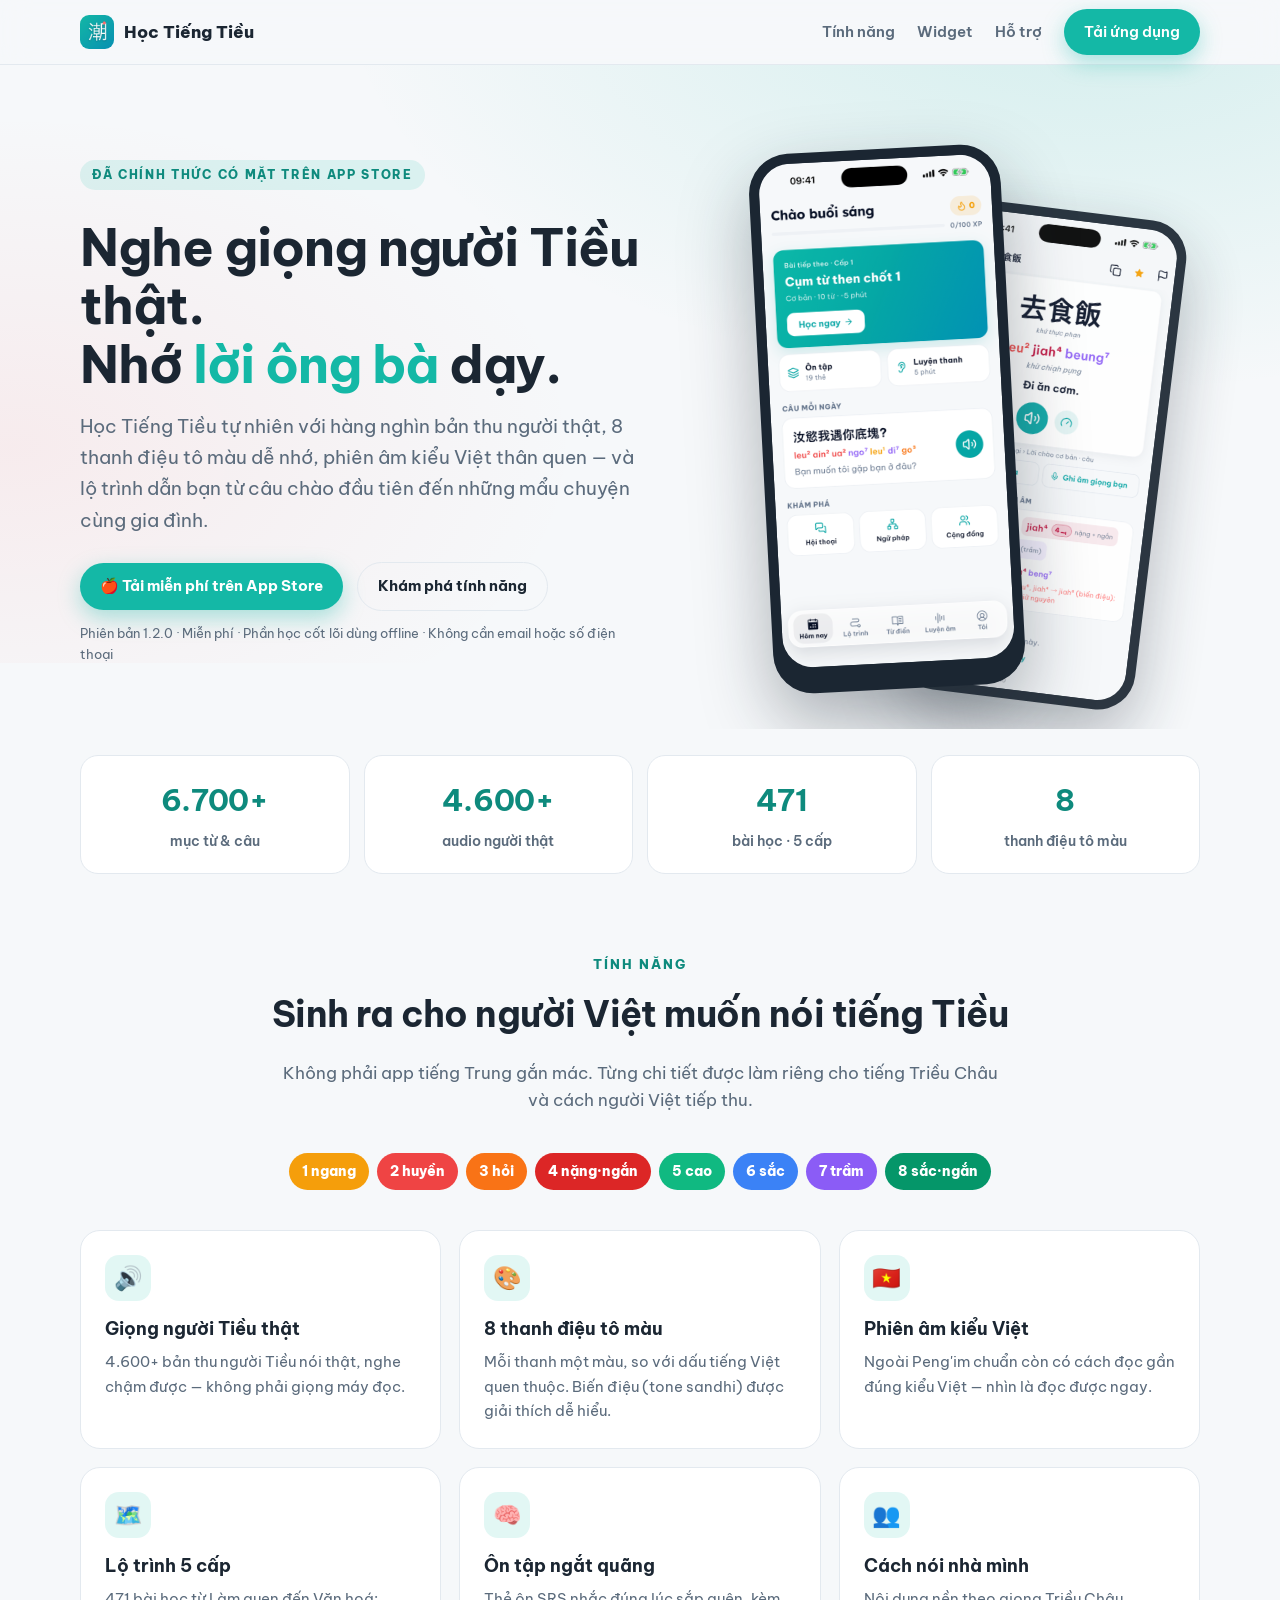
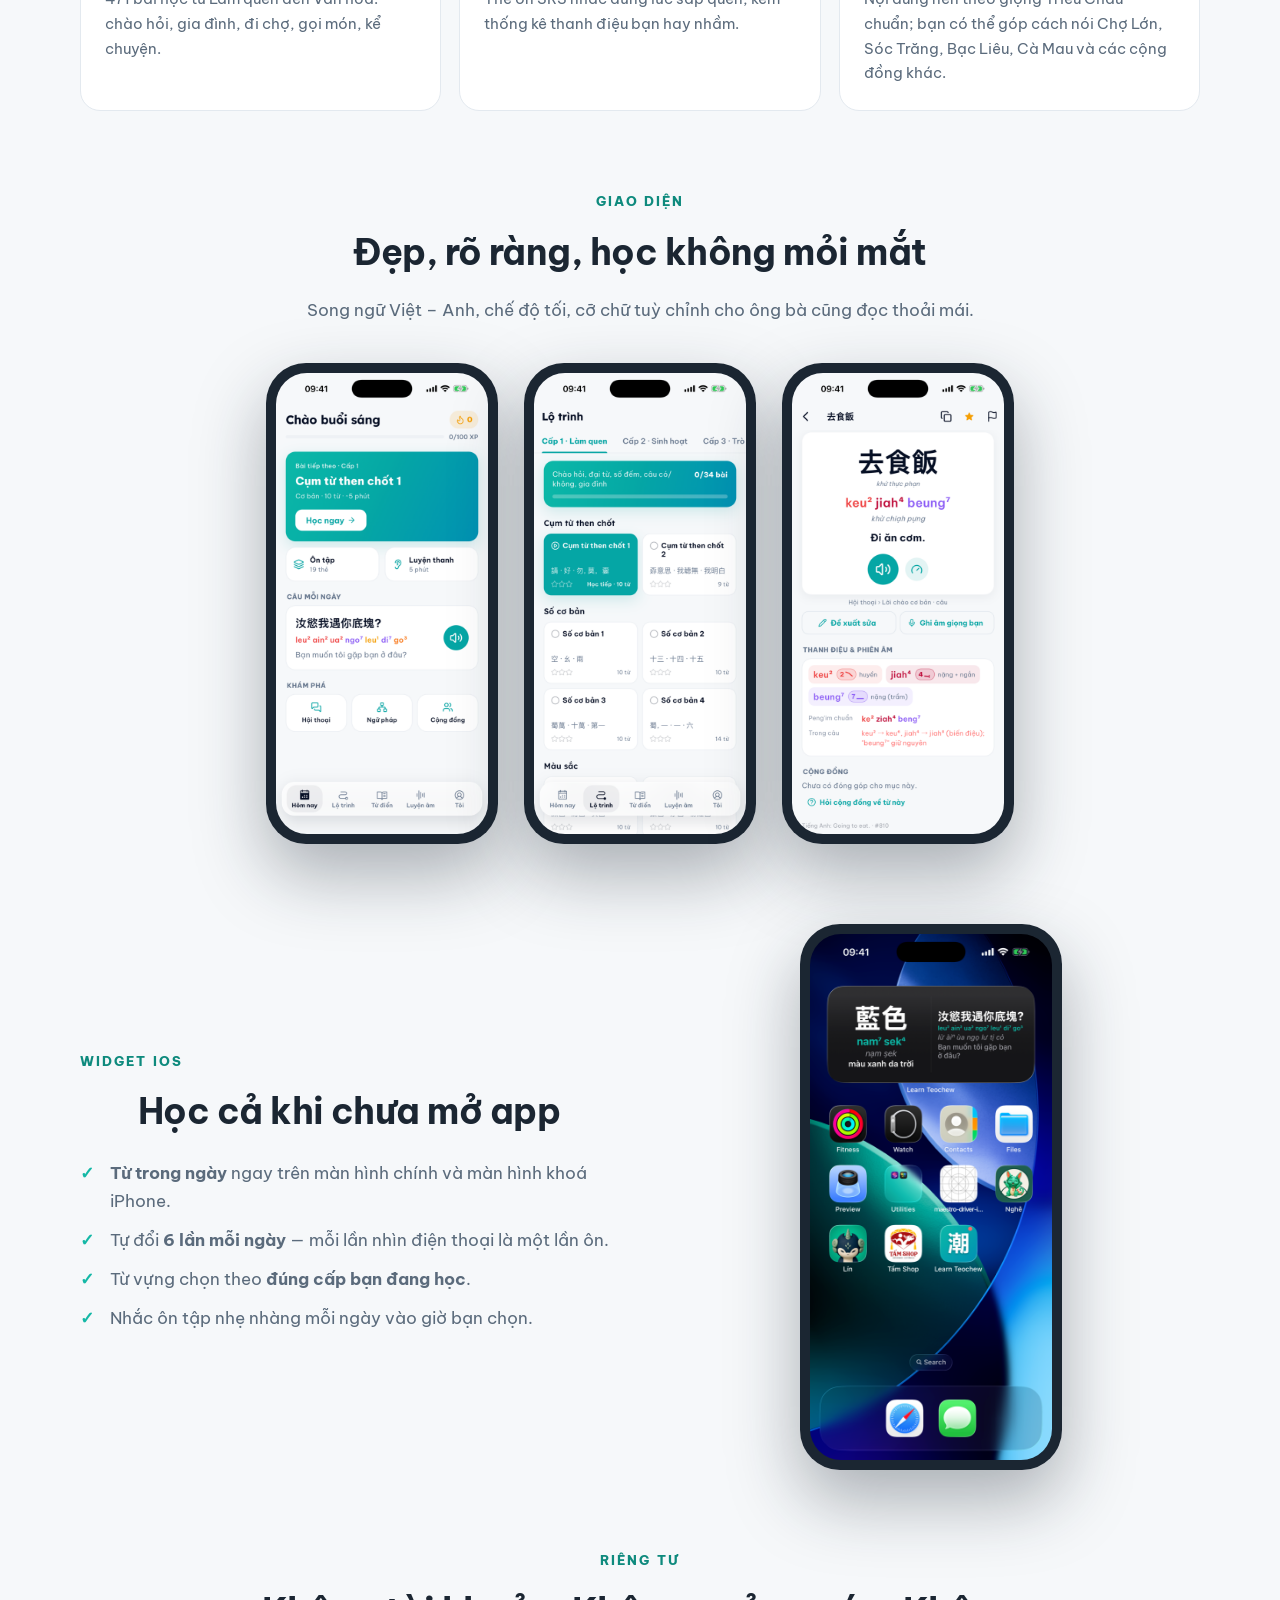
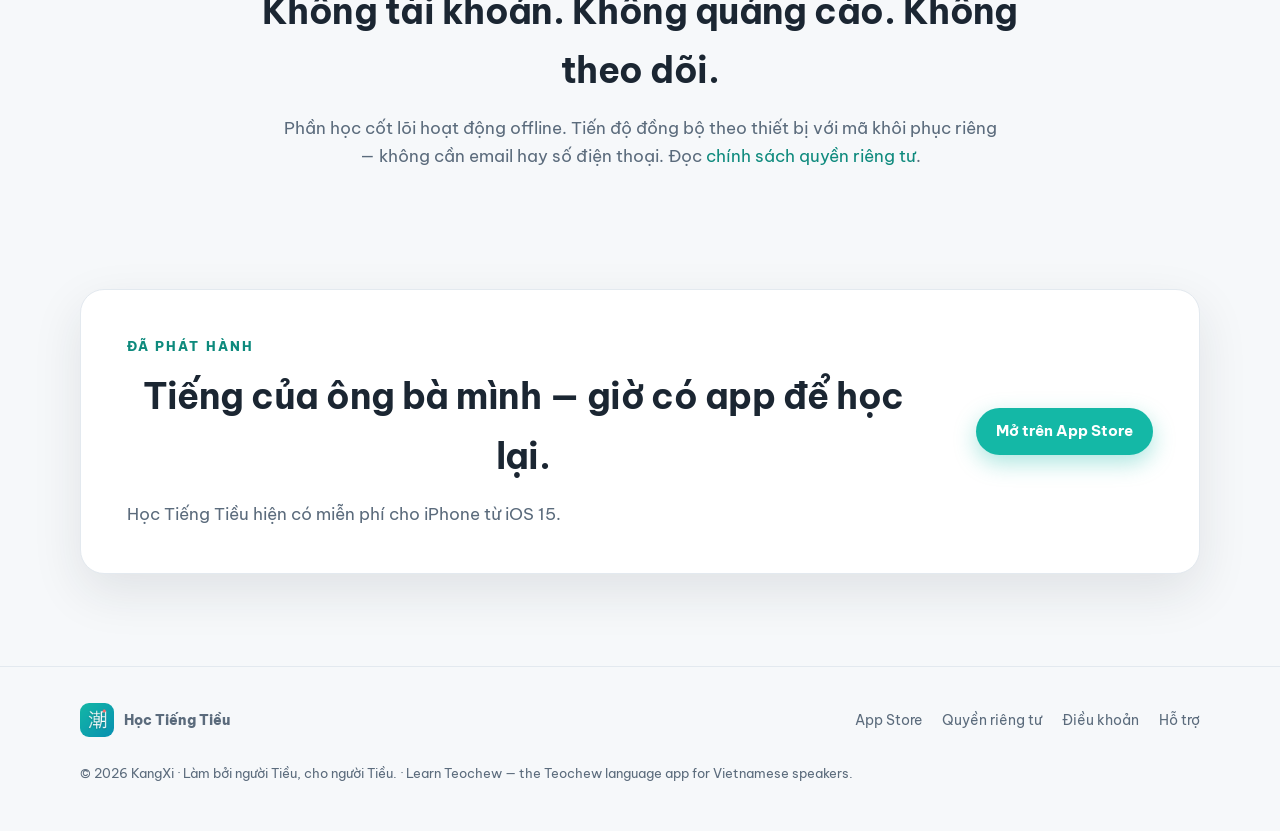
<file: index.html>
<!doctype html>
<html lang="vi">
<head>
<meta charset="utf-8">
<meta name="viewport" content="width=device-width,initial-scale=1">
<title>Học Tiếng Tiều — Học tiếng Triều Châu cho người Việt</title>
<meta name="description" content="Học Tiếng Tiều (tiếng Triều Châu) với 6.700+ mục từ, 4.600+ audio người thật, 8 thanh điệu có màu và lộ trình 5 cấp. Đã có miễn phí trên App Store.">
<meta property="og:title" content="Học Tiếng Tiều — Đã có trên App Store">
<meta property="og:description" content="Nghe giọng người Tiều thật, luyện đúng thanh, nhớ lời ông bà dạy. 6.700+ mục từ · 4.600+ audio · 471 bài học.">
<meta property="og:image" content="https://kanglee079.github.io/tieng-tieu-support/assets/01-hom-nay.png">
<meta property="og:type" content="website">
<meta property="og:url" content="https://kanglee079.github.io/tieng-tieu-support/">
<link rel="canonical" href="https://kanglee079.github.io/tieng-tieu-support/">
<link rel="icon" href="assets/icon.png">
<link rel="apple-touch-icon" href="assets/icon.png">
<link rel="preconnect" href="https://fonts.googleapis.com">
<link href="https://fonts.googleapis.com/css2?family=Be+Vietnam+Pro:wght@400;600;700;800&display=swap" rel="stylesheet">
<link rel="stylesheet" href="styles.css">
</head>
<body class="landing">

<div class="topbar">
  <div class="wrap">
    <a class="brand" href="index.html"><img src="assets/icon.png" alt="Học Tiếng Tiều">Học Tiếng Tiều</a>
    <nav class="topnav">
      <a href="#tinh-nang">Tính năng</a>
      <a href="#widget">Widget</a>
      <a href="support.html">Hỗ trợ</a>
      <a class="btn" href="https://apps.apple.com/vn/app/id6803075590?l=vi" target="_blank" rel="noopener">Tải ứng dụng</a>
    </nav>
  </div>
</div>

<section class="hero">
  <div class="wrap">
    <div>
      <span class="eyebrow">Đã chính thức có mặt trên App Store</span>
      <h1>Nghe giọng người Tiều thật.<br>Nhớ <span class="accent">lời ông bà</span> dạy.</h1>
      <p class="lead">Học Tiếng Tiều tự nhiên với hàng nghìn bản thu người thật,
      8 thanh điệu tô màu dễ nhớ, phiên âm kiểu Việt thân quen — và lộ trình
      dẫn bạn từ câu chào đầu tiên đến những mẩu chuyện cùng gia đình.</p>
      <div class="cta-row" id="tai-app">
        <a class="btn" href="https://apps.apple.com/vn/app/id6803075590?l=vi" target="_blank" rel="noopener">🍎 Tải miễn phí trên App Store</a>
        <a class="btn ghost" href="#tinh-nang">Khám phá tính năng</a>
      </div>
      <p class="cta-note">Phiên bản 1.2.0 · Miễn phí · Phần học cốt lõi dùng offline · Không cần email hoặc số điện thoại</p>
    </div>
    <div class="phones">
      <div class="phone back"><img src="assets/04-chi-tiet-tu.png" alt="Chi tiết từ với thanh điệu tô màu"></div>
      <div class="phone front"><img src="assets/01-hom-nay.png" alt="Màn hình Hôm nay"></div>
    </div>
  </div>
</section>

<section class="stats">
  <div class="wrap">
    <div class="stat"><b>6.700+</b><span>mục từ &amp; câu</span></div>
    <div class="stat"><b>4.600+</b><span>audio người thật</span></div>
    <div class="stat"><b>471</b><span>bài học · 5 cấp</span></div>
    <div class="stat"><b>8</b><span>thanh điệu tô màu</span></div>
  </div>
</section>

<section class="block" id="tinh-nang">
  <div class="wrap">
    <div class="kicker">Tính năng</div>
    <h2>Sinh ra cho người Việt muốn nói tiếng Tiều</h2>
    <p class="section-lead">Không phải app tiếng Trung gắn mác. Từng chi tiết được làm
    riêng cho tiếng Triều Châu và cách người Việt tiếp thu.</p>
    <div class="tones">
      <span class="tone" style="background:#F59E0B">1 ngang</span>
      <span class="tone" style="background:#EF4444">2 huyền</span>
      <span class="tone" style="background:#F97316">3 hỏi</span>
      <span class="tone" style="background:#DC2626">4 nặng·ngắn</span>
      <span class="tone" style="background:#10B981">5 cao</span>
      <span class="tone" style="background:#3B82F6">6 sắc</span>
      <span class="tone" style="background:#8B5CF6">7 trầm</span>
      <span class="tone" style="background:#059669">8 sắc·ngắn</span>
    </div>
    <div class="grid3">
      <div class="feature"><div class="ico">🔊</div><h3>Giọng người Tiều thật</h3>
        <p>4.600+ bản thu người Tiều nói thật, nghe chậm được — không phải giọng máy đọc.</p></div>
      <div class="feature"><div class="ico">🎨</div><h3>8 thanh điệu tô màu</h3>
        <p>Mỗi thanh một màu, so với dấu tiếng Việt quen thuộc. Biến điệu (tone sandhi) được giải thích dễ hiểu.</p></div>
      <div class="feature"><div class="ico">🇻🇳</div><h3>Phiên âm kiểu Việt</h3>
        <p>Ngoài Peng'im chuẩn còn có cách đọc gần đúng kiểu Việt — nhìn là đọc được ngay.</p></div>
      <div class="feature"><div class="ico">🗺️</div><h3>Lộ trình 5 cấp</h3>
        <p>471 bài học từ Làm quen đến Văn hoá: chào hỏi, gia đình, đi chợ, gọi món, kể chuyện.</p></div>
      <div class="feature"><div class="ico">🧠</div><h3>Ôn tập ngắt quãng</h3>
        <p>Thẻ ôn SRS nhắc đúng lúc sắp quên, kèm thống kê thanh điệu bạn hay nhầm.</p></div>
      <div class="feature"><div class="ico">👥</div><h3>Cách nói nhà mình</h3>
        <p>Nội dung nền theo giọng Triều Châu chuẩn; bạn có thể góp cách nói Chợ Lớn, Sóc Trăng, Bạc Liêu, Cà Mau và các cộng đồng khác.</p></div>
    </div>
  </div>
</section>

<section class="block">
  <div class="wrap">
    <div class="kicker">Giao diện</div>
    <h2>Đẹp, rõ ràng, học không mỏi mắt</h2>
    <p class="section-lead">Song ngữ Việt – Anh, chế độ tối, cỡ chữ tuỳ chỉnh cho ông bà cũng đọc thoải mái.</p>
    <div class="shots">
      <div class="phone"><img src="assets/01-hom-nay.png" alt="Hôm nay"></div>
      <div class="phone"><img src="assets/02-lo-trinh.png" alt="Lộ trình 5 cấp"></div>
      <div class="phone"><img src="assets/04-chi-tiet-tu.png" alt="Chi tiết từ"></div>
    </div>
  </div>
</section>

<section class="block" id="widget">
  <div class="wrap split">
    <div>
      <div class="kicker">Widget iOS</div>
      <h2>Học cả khi chưa mở app</h2>
      <ul>
        <li><strong>Từ trong ngày</strong> ngay trên màn hình chính và màn hình khoá iPhone.</li>
        <li>Tự đổi <strong>6 lần mỗi ngày</strong> — mỗi lần nhìn điện thoại là một lần ôn.</li>
        <li>Từ vựng chọn theo <strong>đúng cấp bạn đang học</strong>.</li>
        <li>Nhắc ôn tập nhẹ nhàng mỗi ngày vào giờ bạn chọn.</li>
      </ul>
    </div>
    <div class="phone"><img src="assets/widget.png" alt="Widget Từ trong ngày trên màn hình chính"></div>
  </div>
</section>

<section class="block">
  <div class="wrap">
    <div class="kicker">Riêng tư</div>
    <h2>Không tài khoản. Không quảng cáo. Không theo dõi.</h2>
    <p class="section-lead">Phần học cốt lõi hoạt động offline. Tiến độ đồng bộ theo thiết bị với mã khôi phục riêng —
    không cần email hay số điện thoại. Đọc <a href="privacy.html">chính sách quyền riêng tư</a>.</p>
  </div>
</section>

<section class="block">
  <div class="wrap launch-card">
    <div>
      <div class="kicker">Đã phát hành</div>
      <h2>Tiếng của ông bà mình — giờ có app để học lại.</h2>
      <p>Học Tiếng Tiều hiện có miễn phí cho iPhone từ iOS 15.</p>
    </div>
    <a class="btn" href="https://apps.apple.com/vn/app/id6803075590?l=vi" target="_blank" rel="noopener">Mở trên App Store</a>
  </div>
</section>

<footer class="site">
  <div class="wrap">
    <a class="brand" href="index.html"><img src="assets/icon.png" alt="">Học Tiếng Tiều</a>
    <div class="links">
      <a href="https://apps.apple.com/vn/app/id6803075590?l=vi" target="_blank" rel="noopener">App Store</a>
      <a href="privacy.html">Quyền riêng tư</a>
      <a href="terms.html">Điều khoản</a>
      <a href="support.html">Hỗ trợ</a>
    </div>
    <div class="copy">© 2026 KangXi · Làm bởi người Tiều, cho người Tiều. · Learn Teochew — the Teochew language app for Vietnamese speakers.</div>
  </div>
</footer>

<script>
(() => {
  const params = new URLSearchParams(window.location.search);
  if (params.get("utm_campaign") !== "FBTestAug2026") return;

  const campaignLink = "https://apps.apple.com/app/apple-store/id6803075590?pt=127423702&ct=FBTestAug2026&mt=8";
  document.querySelectorAll('a[href^="https://apps.apple.com/"]').forEach((link) => {
    link.href = campaignLink;
  });
})();
</script>

</body>
</html>
</file>
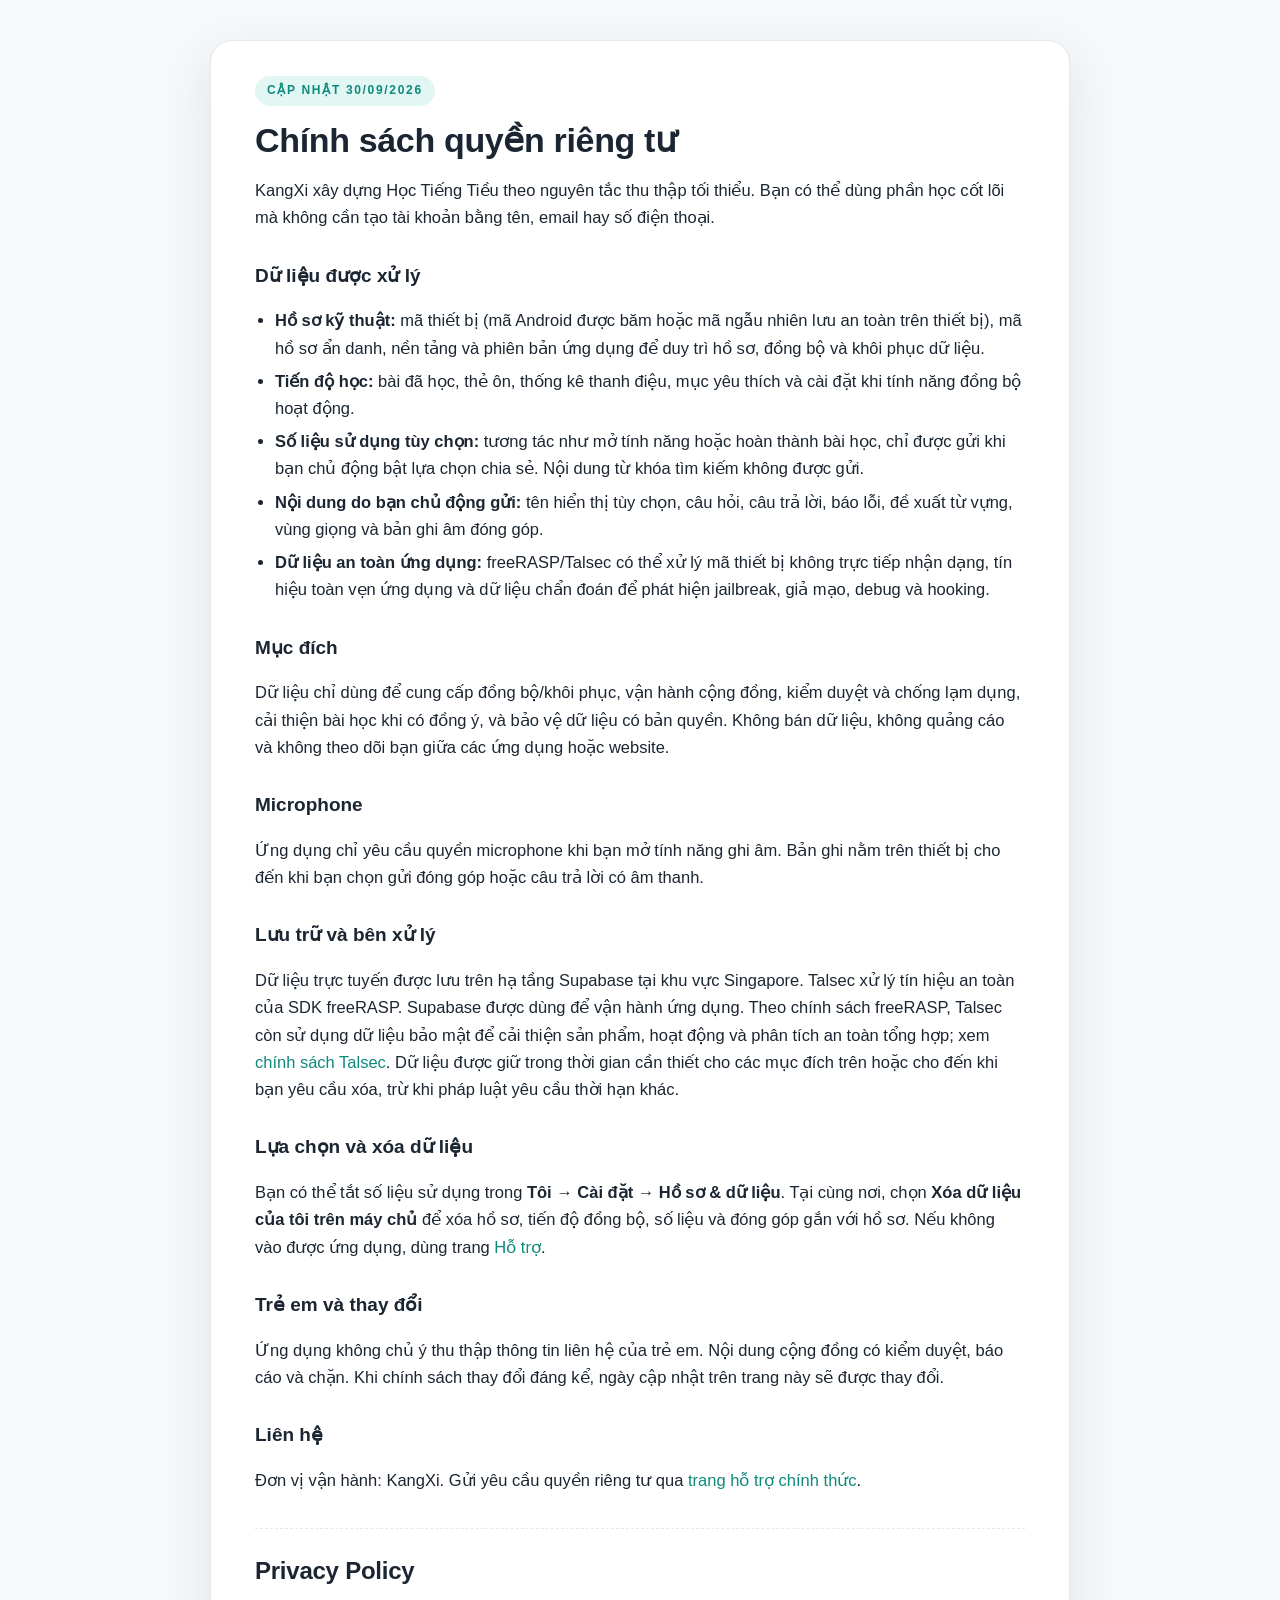
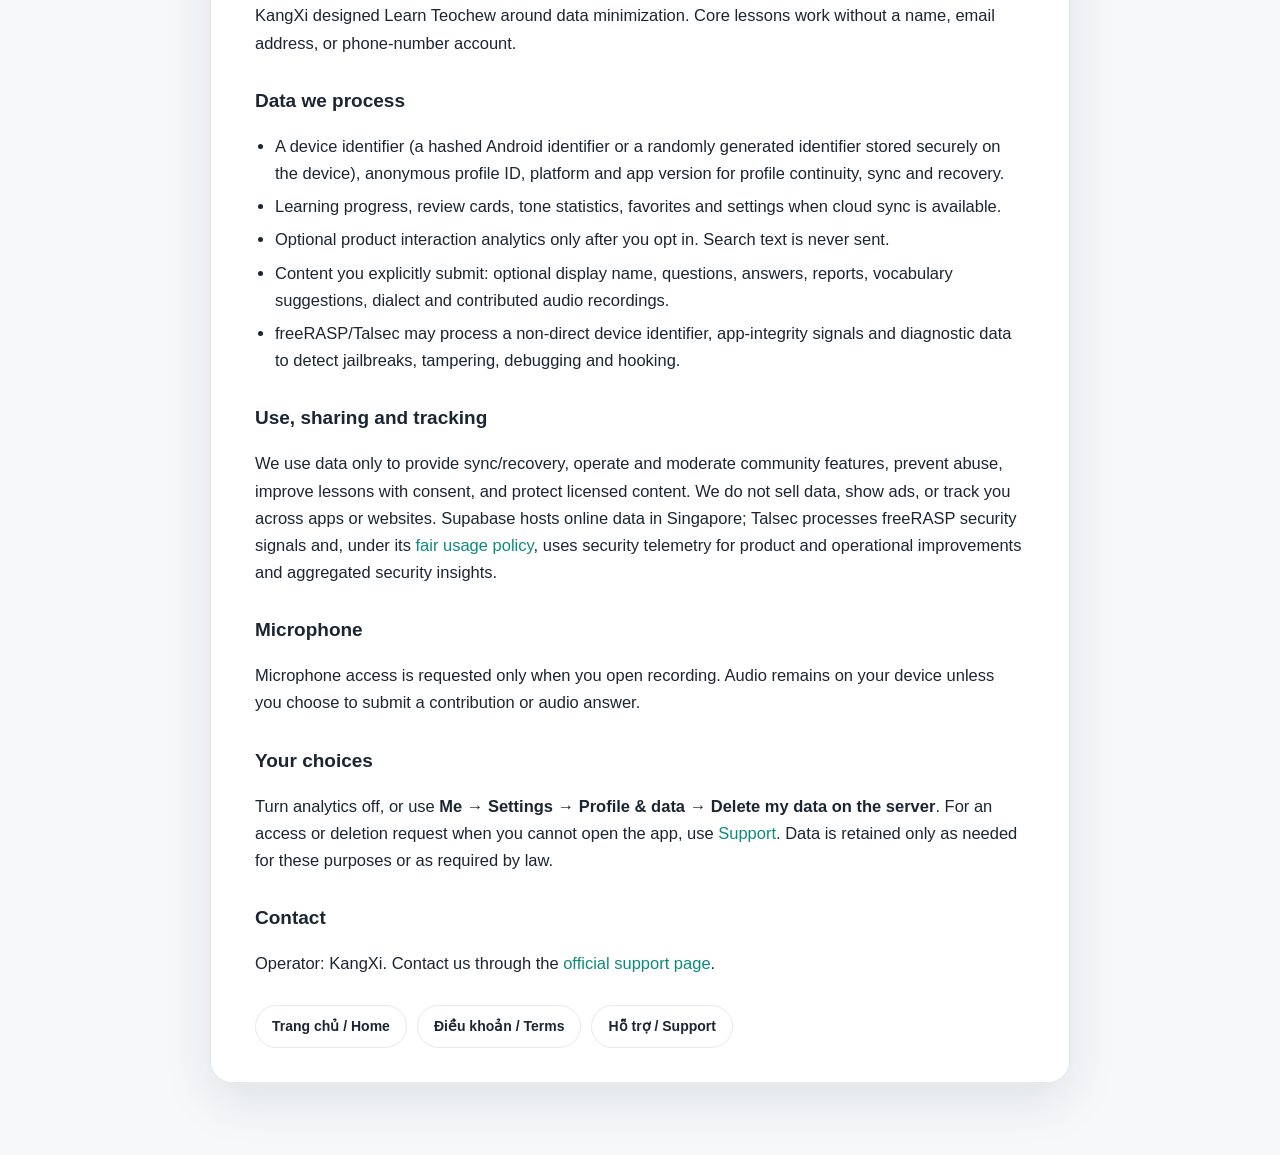
<file: privacy.html>
<!doctype html>
<html lang="vi"><head><meta charset="utf-8"><meta name="viewport" content="width=device-width,initial-scale=1"><title>Chính sách quyền riêng tư · Học Tiếng Tiều</title><link rel="stylesheet" href="styles.css"></head>
<body><main><article><div class="eyebrow">Cập nhật 30/09/2026</div><h1>Chính sách quyền riêng tư</h1>
<p>KangXi xây dựng Học Tiếng Tiều theo nguyên tắc thu thập tối thiểu. Bạn có thể dùng phần học cốt lõi mà không cần tạo tài khoản bằng tên, email hay số điện thoại.</p>
<h2>Dữ liệu được xử lý</h2><ul><li><strong>Hồ sơ kỹ thuật:</strong> mã thiết bị (mã Android được băm hoặc mã ngẫu nhiên lưu an toàn trên thiết bị), mã hồ sơ ẩn danh, nền tảng và phiên bản ứng dụng để duy trì hồ sơ, đồng bộ và khôi phục dữ liệu.</li><li><strong>Tiến độ học:</strong> bài đã học, thẻ ôn, thống kê thanh điệu, mục yêu thích và cài đặt khi tính năng đồng bộ hoạt động.</li><li><strong>Số liệu sử dụng tùy chọn:</strong> tương tác như mở tính năng hoặc hoàn thành bài học, chỉ được gửi khi bạn chủ động bật lựa chọn chia sẻ. Nội dung từ khóa tìm kiếm không được gửi.</li><li><strong>Nội dung do bạn chủ động gửi:</strong> tên hiển thị tùy chọn, câu hỏi, câu trả lời, báo lỗi, đề xuất từ vựng, vùng giọng và bản ghi âm đóng góp.</li><li><strong>Dữ liệu an toàn ứng dụng:</strong> freeRASP/Talsec có thể xử lý mã thiết bị không trực tiếp nhận dạng, tín hiệu toàn vẹn ứng dụng và dữ liệu chẩn đoán để phát hiện jailbreak, giả mạo, debug và hooking.</li></ul>
<h2>Mục đích</h2><p>Dữ liệu chỉ dùng để cung cấp đồng bộ/khôi phục, vận hành cộng đồng, kiểm duyệt và chống lạm dụng, cải thiện bài học khi có đồng ý, và bảo vệ dữ liệu có bản quyền. Không bán dữ liệu, không quảng cáo và không theo dõi bạn giữa các ứng dụng hoặc website.</p>
<h2>Microphone</h2><p>Ứng dụng chỉ yêu cầu quyền microphone khi bạn mở tính năng ghi âm. Bản ghi nằm trên thiết bị cho đến khi bạn chọn gửi đóng góp hoặc câu trả lời có âm thanh.</p>
<h2>Lưu trữ và bên xử lý</h2><p>Dữ liệu trực tuyến được lưu trên hạ tầng Supabase tại khu vực Singapore. Talsec xử lý tín hiệu an toàn của SDK freeRASP. Supabase được dùng để vận hành ứng dụng. Theo chính sách freeRASP, Talsec còn sử dụng dữ liệu bảo mật để cải thiện sản phẩm, hoạt động và phân tích an toàn tổng hợp; xem <a href="https://docs.talsec.app/freerasp/terms-of-service/fair-usage-policy-fup">chính sách Talsec</a>. Dữ liệu được giữ trong thời gian cần thiết cho các mục đích trên hoặc cho đến khi bạn yêu cầu xóa, trừ khi pháp luật yêu cầu thời hạn khác.</p>
<h2>Lựa chọn và xóa dữ liệu</h2><p>Bạn có thể tắt số liệu sử dụng trong <strong>Tôi → Cài đặt → Hồ sơ & dữ liệu</strong>. Tại cùng nơi, chọn <strong>Xóa dữ liệu của tôi trên máy chủ</strong> để xóa hồ sơ, tiến độ đồng bộ, số liệu và đóng góp gắn với hồ sơ. Nếu không vào được ứng dụng, dùng trang <a href="support.html">Hỗ trợ</a>.</p>
<h2>Trẻ em và thay đổi</h2><p>Ứng dụng không chủ ý thu thập thông tin liên hệ của trẻ em. Nội dung cộng đồng có kiểm duyệt, báo cáo và chặn. Khi chính sách thay đổi đáng kể, ngày cập nhật trên trang này sẽ được thay đổi.</p>
<h2>Liên hệ</h2><p>Đơn vị vận hành: KangXi. Gửi yêu cầu quyền riêng tư qua <a href="support.html">trang hỗ trợ chính thức</a>.</p>
<div class="lang"><h1>Privacy Policy</h1><p>KangXi designed Learn Teochew around data minimization. Core lessons work without a name, email address, or phone-number account.</p>
<h2>Data we process</h2><ul><li>A device identifier (a hashed Android identifier or a randomly generated identifier stored securely on the device), anonymous profile ID, platform and app version for profile continuity, sync and recovery.</li><li>Learning progress, review cards, tone statistics, favorites and settings when cloud sync is available.</li><li>Optional product interaction analytics only after you opt in. Search text is never sent.</li><li>Content you explicitly submit: optional display name, questions, answers, reports, vocabulary suggestions, dialect and contributed audio recordings.</li><li>freeRASP/Talsec may process a non-direct device identifier, app-integrity signals and diagnostic data to detect jailbreaks, tampering, debugging and hooking.</li></ul>
<h2>Use, sharing and tracking</h2><p>We use data only to provide sync/recovery, operate and moderate community features, prevent abuse, improve lessons with consent, and protect licensed content. We do not sell data, show ads, or track you across apps or websites. Supabase hosts online data in Singapore; Talsec processes freeRASP security signals and, under its <a href="https://docs.talsec.app/freerasp/terms-of-service/fair-usage-policy-fup">fair usage policy</a>, uses security telemetry for product and operational improvements and aggregated security insights.</p>
<h2>Microphone</h2><p>Microphone access is requested only when you open recording. Audio remains on your device unless you choose to submit a contribution or audio answer.</p>
<h2>Your choices</h2><p>Turn analytics off, or use <strong>Me → Settings → Profile & data → Delete my data on the server</strong>. For an access or deletion request when you cannot open the app, use <a href="support.html">Support</a>. Data is retained only as needed for these purposes or as required by law.</p>
<h2>Contact</h2><p>Operator: KangXi. Contact us through the <a href="support.html">official support page</a>.</p></div>
<nav><a href="index.html">Trang chủ / Home</a><a href="terms.html">Điều khoản / Terms</a><a href="support.html">Hỗ trợ / Support</a></nav></article></main></body></html>
</file>
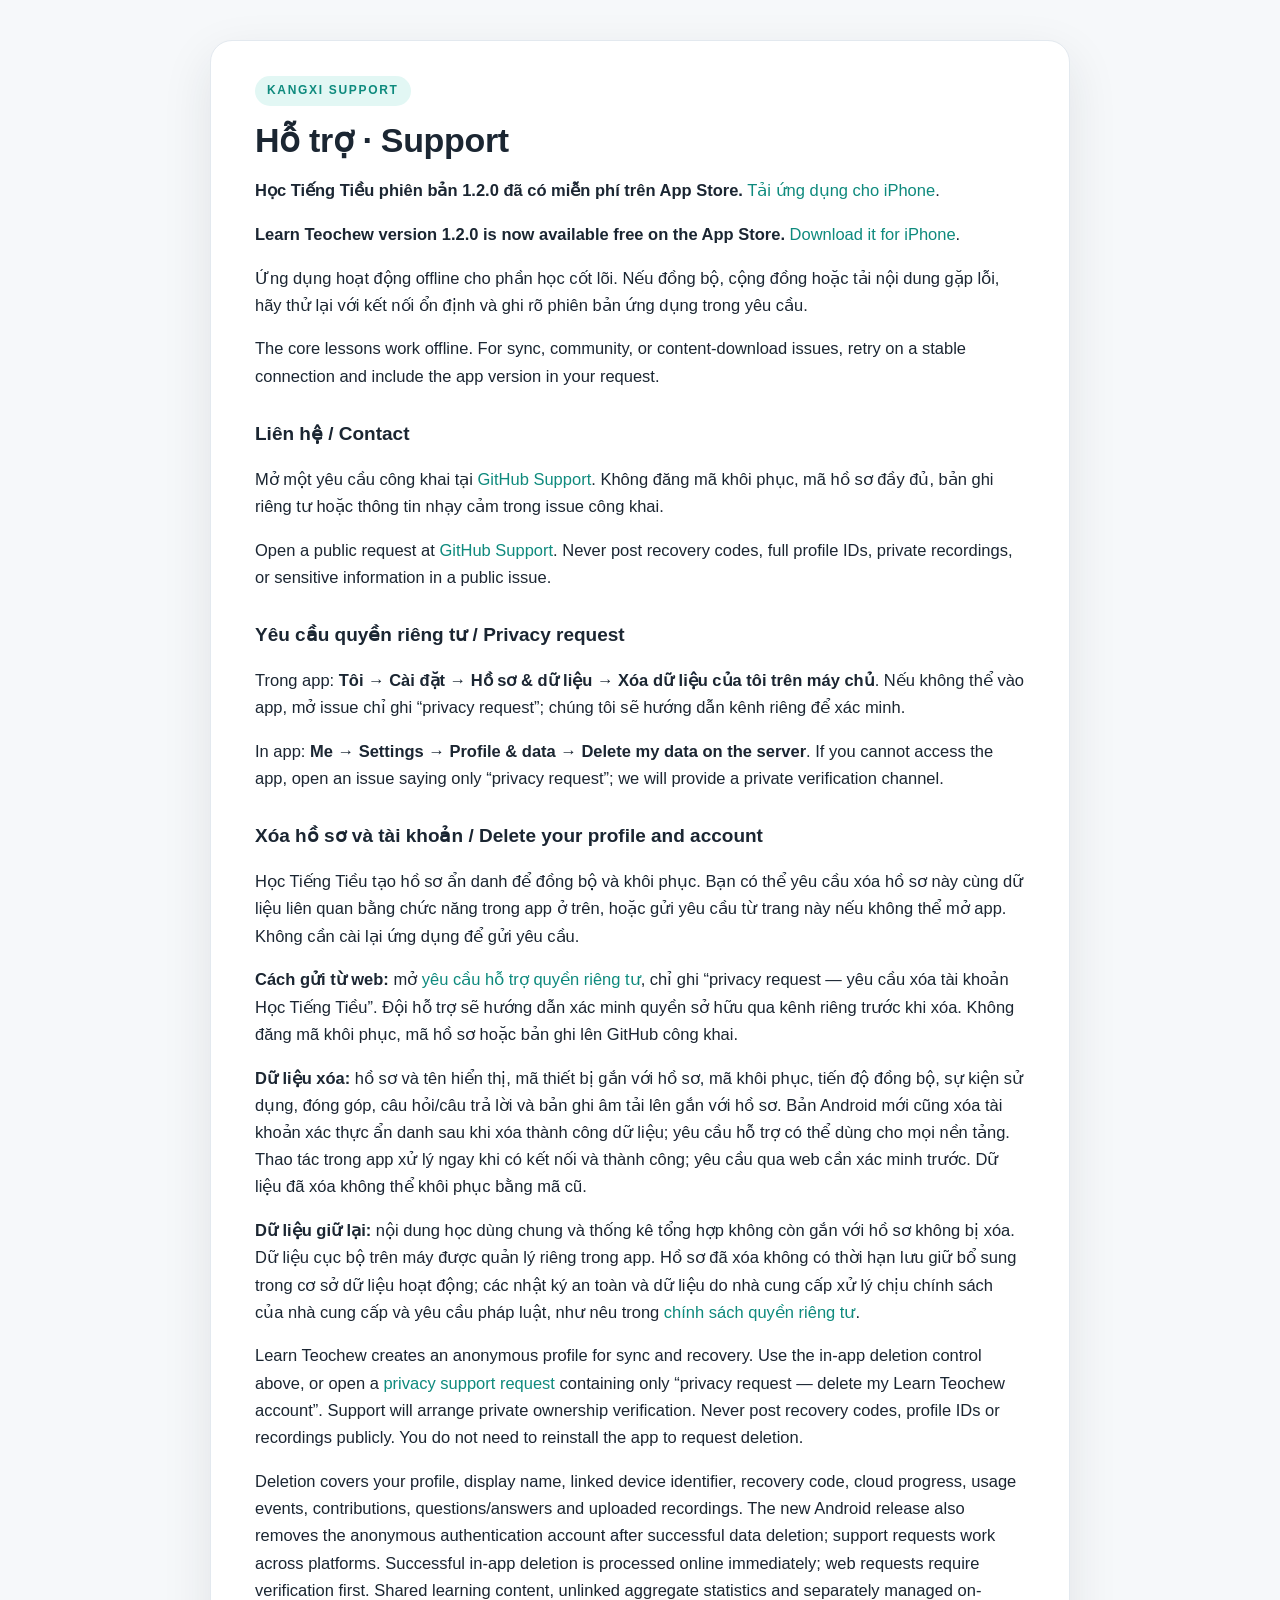
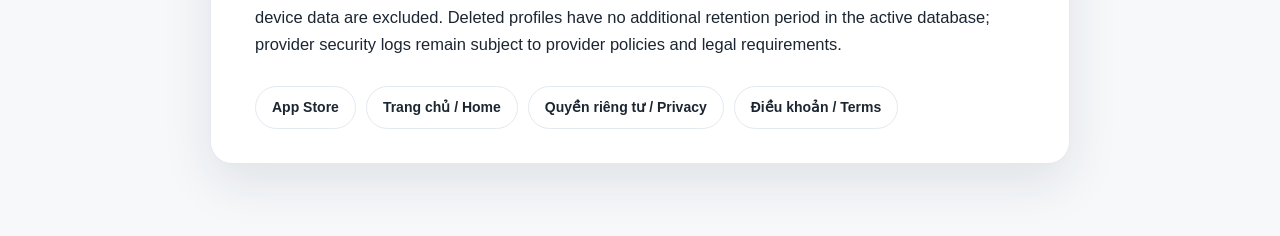
<file: support.html>
<!doctype html>
<html lang="vi"><head><meta charset="utf-8"><meta name="viewport" content="width=device-width,initial-scale=1"><title>Hỗ trợ · Học Tiếng Tiều</title><link rel="stylesheet" href="styles.css"></head>
<body><main><article><div class="eyebrow">KangXi Support</div><h1>Hỗ trợ · Support</h1><p><strong>Học Tiếng Tiều phiên bản 1.2.0 đã có miễn phí trên App Store.</strong> <a href="https://apps.apple.com/vn/app/id6803075590?l=vi" target="_blank" rel="noopener">Tải ứng dụng cho iPhone</a>.</p><p><strong>Learn Teochew version 1.2.0 is now available free on the App Store.</strong> <a href="https://apps.apple.com/vn/app/id6803075590?l=vi" target="_blank" rel="noopener">Download it for iPhone</a>.</p><p>Ứng dụng hoạt động offline cho phần học cốt lõi. Nếu đồng bộ, cộng đồng hoặc tải nội dung gặp lỗi, hãy thử lại với kết nối ổn định và ghi rõ phiên bản ứng dụng trong yêu cầu.</p><p>The core lessons work offline. For sync, community, or content-download issues, retry on a stable connection and include the app version in your request.</p>
<h2>Liên hệ / Contact</h2><p>Mở một yêu cầu công khai tại <a href="https://github.com/kanglee079/tieng-tieu-support/issues/new">GitHub Support</a>. Không đăng mã khôi phục, mã hồ sơ đầy đủ, bản ghi riêng tư hoặc thông tin nhạy cảm trong issue công khai.</p><p>Open a public request at <a href="https://github.com/kanglee079/tieng-tieu-support/issues/new">GitHub Support</a>. Never post recovery codes, full profile IDs, private recordings, or sensitive information in a public issue.</p>
<h2>Yêu cầu quyền riêng tư / Privacy request</h2><p>Trong app: <strong>Tôi → Cài đặt → Hồ sơ & dữ liệu → Xóa dữ liệu của tôi trên máy chủ</strong>. Nếu không thể vào app, mở issue chỉ ghi “privacy request”; chúng tôi sẽ hướng dẫn kênh riêng để xác minh.</p><p>In app: <strong>Me → Settings → Profile & data → Delete my data on the server</strong>. If you cannot access the app, open an issue saying only “privacy request”; we will provide a private verification channel.</p>
<h2>Xóa hồ sơ và tài khoản / Delete your profile and account</h2><p>Học Tiếng Tiều tạo hồ sơ ẩn danh để đồng bộ và khôi phục. Bạn có thể yêu cầu xóa hồ sơ này cùng dữ liệu liên quan bằng chức năng trong app ở trên, hoặc gửi yêu cầu từ trang này nếu không thể mở app. Không cần cài lại ứng dụng để gửi yêu cầu.</p><p><strong>Cách gửi từ web:</strong> mở <a href="https://github.com/kanglee079/tieng-tieu-support/issues/new?title=Privacy%20request">yêu cầu hỗ trợ quyền riêng tư</a>, chỉ ghi “privacy request — yêu cầu xóa tài khoản Học Tiếng Tiều”. Đội hỗ trợ sẽ hướng dẫn xác minh quyền sở hữu qua kênh riêng trước khi xóa. Không đăng mã khôi phục, mã hồ sơ hoặc bản ghi lên GitHub công khai.</p><p><strong>Dữ liệu xóa:</strong> hồ sơ và tên hiển thị, mã thiết bị gắn với hồ sơ, mã khôi phục, tiến độ đồng bộ, sự kiện sử dụng, đóng góp, câu hỏi/câu trả lời và bản ghi âm tải lên gắn với hồ sơ. Bản Android mới cũng xóa tài khoản xác thực ẩn danh sau khi xóa thành công dữ liệu; yêu cầu hỗ trợ có thể dùng cho mọi nền tảng. Thao tác trong app xử lý ngay khi có kết nối và thành công; yêu cầu qua web cần xác minh trước. Dữ liệu đã xóa không thể khôi phục bằng mã cũ.</p><p><strong>Dữ liệu giữ lại:</strong> nội dung học dùng chung và thống kê tổng hợp không còn gắn với hồ sơ không bị xóa. Dữ liệu cục bộ trên máy được quản lý riêng trong app. Hồ sơ đã xóa không có thời hạn lưu giữ bổ sung trong cơ sở dữ liệu hoạt động; các nhật ký an toàn và dữ liệu do nhà cung cấp xử lý chịu chính sách của nhà cung cấp và yêu cầu pháp luật, như nêu trong <a href="privacy.html">chính sách quyền riêng tư</a>.</p><p>Learn Teochew creates an anonymous profile for sync and recovery. Use the in-app deletion control above, or open a <a href="https://github.com/kanglee079/tieng-tieu-support/issues/new?title=Privacy%20request">privacy support request</a> containing only “privacy request — delete my Learn Teochew account”. Support will arrange private ownership verification. Never post recovery codes, profile IDs or recordings publicly. You do not need to reinstall the app to request deletion.</p><p>Deletion covers your profile, display name, linked device identifier, recovery code, cloud progress, usage events, contributions, questions/answers and uploaded recordings. The new Android release also removes the anonymous authentication account after successful data deletion; support requests work across platforms. Successful in-app deletion is processed online immediately; web requests require verification first. Shared learning content, unlinked aggregate statistics and separately managed on-device data are excluded. Deleted profiles have no additional retention period in the active database; provider security logs remain subject to provider policies and legal requirements.</p>
<nav><a href="https://apps.apple.com/vn/app/id6803075590?l=vi" target="_blank" rel="noopener">App Store</a><a href="index.html">Trang chủ / Home</a><a href="privacy.html">Quyền riêng tư / Privacy</a><a href="terms.html">Điều khoản / Terms</a></nav></article></main></body></html>
</file>
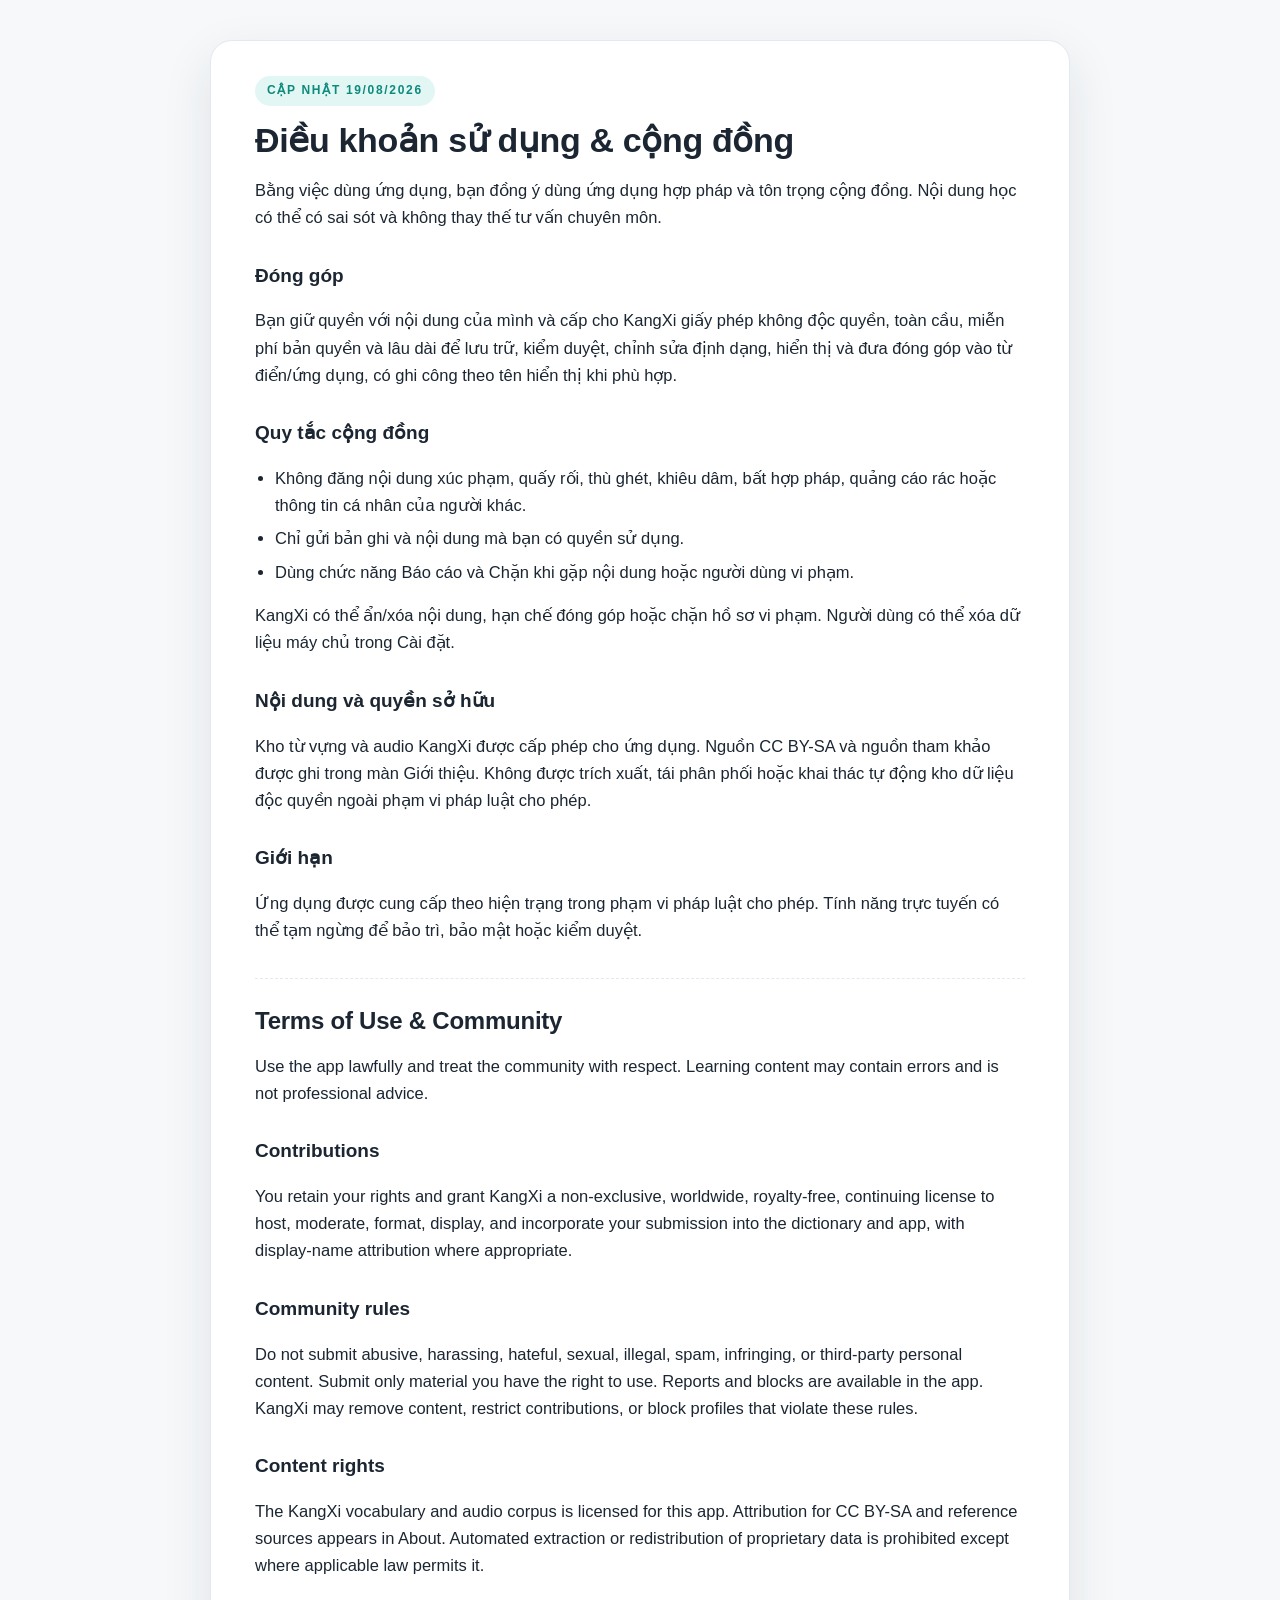
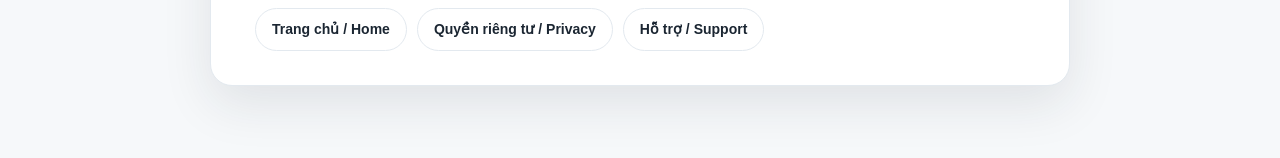
<file: terms.html>
<!doctype html>
<html lang="vi"><head><meta charset="utf-8"><meta name="viewport" content="width=device-width,initial-scale=1"><title>Điều khoản sử dụng · Học Tiếng Tiều</title><link rel="stylesheet" href="styles.css"></head>
<body><main><article><div class="eyebrow">Cập nhật 19/08/2026</div><h1>Điều khoản sử dụng & cộng đồng</h1>
<p>Bằng việc dùng ứng dụng, bạn đồng ý dùng ứng dụng hợp pháp và tôn trọng cộng đồng. Nội dung học có thể có sai sót và không thay thế tư vấn chuyên môn.</p>
<h2>Đóng góp</h2><p>Bạn giữ quyền với nội dung của mình và cấp cho KangXi giấy phép không độc quyền, toàn cầu, miễn phí bản quyền và lâu dài để lưu trữ, kiểm duyệt, chỉnh sửa định dạng, hiển thị và đưa đóng góp vào từ điển/ứng dụng, có ghi công theo tên hiển thị khi phù hợp.</p>
<h2>Quy tắc cộng đồng</h2><ul><li>Không đăng nội dung xúc phạm, quấy rối, thù ghét, khiêu dâm, bất hợp pháp, quảng cáo rác hoặc thông tin cá nhân của người khác.</li><li>Chỉ gửi bản ghi và nội dung mà bạn có quyền sử dụng.</li><li>Dùng chức năng Báo cáo và Chặn khi gặp nội dung hoặc người dùng vi phạm.</li></ul><p>KangXi có thể ẩn/xóa nội dung, hạn chế đóng góp hoặc chặn hồ sơ vi phạm. Người dùng có thể xóa dữ liệu máy chủ trong Cài đặt.</p>
<h2>Nội dung và quyền sở hữu</h2><p>Kho từ vựng và audio KangXi được cấp phép cho ứng dụng. Nguồn CC BY-SA và nguồn tham khảo được ghi trong màn Giới thiệu. Không được trích xuất, tái phân phối hoặc khai thác tự động kho dữ liệu độc quyền ngoài phạm vi pháp luật cho phép.</p>
<h2>Giới hạn</h2><p>Ứng dụng được cung cấp theo hiện trạng trong phạm vi pháp luật cho phép. Tính năng trực tuyến có thể tạm ngừng để bảo trì, bảo mật hoặc kiểm duyệt.</p>
<div class="lang"><h1>Terms of Use & Community</h1><p>Use the app lawfully and treat the community with respect. Learning content may contain errors and is not professional advice.</p><h2>Contributions</h2><p>You retain your rights and grant KangXi a non-exclusive, worldwide, royalty-free, continuing license to host, moderate, format, display, and incorporate your submission into the dictionary and app, with display-name attribution where appropriate.</p><h2>Community rules</h2><p>Do not submit abusive, harassing, hateful, sexual, illegal, spam, infringing, or third-party personal content. Submit only material you have the right to use. Reports and blocks are available in the app. KangXi may remove content, restrict contributions, or block profiles that violate these rules.</p><h2>Content rights</h2><p>The KangXi vocabulary and audio corpus is licensed for this app. Attribution for CC BY-SA and reference sources appears in About. Automated extraction or redistribution of proprietary data is prohibited except where applicable law permits it.</p></div>
<nav><a href="index.html">Trang chủ / Home</a><a href="privacy.html">Quyền riêng tư / Privacy</a><a href="support.html">Hỗ trợ / Support</a></nav></article></main></body></html>
</file>
<file: styles.css>
/* ===== Học Tiếng Tiều · KangXi — design system v2 (teal, khớp app) ===== */
:root {
  color-scheme: light dark;
  --teal: #14B8A6;
  --teal-deep: #0E8A7D;
  --coral: #FF6B6B;
  --amber: #F59E0B;
  --bg: #F6F8FA;
  --card: #ffffff;
  --ink: #1B2632;
  --text: #1B2632;
  --muted: #5B6B7C;
  --line: #E3E9EF;
  --shadow: 0 18px 50px rgba(27, 38, 50, .10);
}
@media (prefers-color-scheme: dark) {
  :root {
    --bg: #10161B;
    --card: #1A2229;
    --ink: #F2F6F9;
    --text: #F2F6F9;
    --muted: #9FB0BF;
    --line: #2A343D;
    --shadow: 0 18px 50px rgba(0, 0, 0, .45);
  }
}

* { box-sizing: border-box; }
html { scroll-behavior: smooth; }
body {
  margin: 0;
  background: var(--bg);
  color: var(--text);
  font: 16.5px/1.65 "Be Vietnam Pro", -apple-system, BlinkMacSystemFont, "Segoe UI", sans-serif;
  -webkit-font-smoothing: antialiased;
}
a { color: var(--teal-deep); text-decoration: none; }
a:hover { text-decoration: underline; }
img { max-width: 100%; display: block; }

/* ---------- khung trang tài liệu (privacy/terms/support) ---------- */
main { width: min(860px, calc(100% - 32px)); margin: 40px auto 72px; }
header, article {
  background: var(--card);
  border: 1px solid var(--line);
  border-radius: 22px;
  padding: 34px clamp(20px, 5vw, 44px);
  box-shadow: var(--shadow);
}
.eyebrow {
  display: inline-block;
  font-size: 12px; font-weight: 800; letter-spacing: .14em; text-transform: uppercase;
  color: var(--teal-deep);
  background: color-mix(in srgb, var(--teal) 12%, transparent);
  padding: 5px 12px; border-radius: 999px; margin-bottom: 14px;
}
article h1, header h1 { font-size: clamp(26px, 4.5vw, 34px); line-height: 1.2; margin: 0 0 14px; letter-spacing: -.01em; }
article h2 { font-size: 19px; margin: 28px 0 8px; }
article ul { padding-left: 20px; }
article li { margin: 6px 0; }
.lang { border-top: 1px dashed var(--line); margin-top: 34px; padding-top: 10px; }
.lang h1 { font-size: 24px; margin-top: 18px; }
article nav, header nav { display: flex; flex-wrap: wrap; gap: 10px; margin-top: 28px; }
article nav a, header nav a {
  border: 1px solid var(--line); border-radius: 999px; padding: 9px 16px;
  font-weight: 600; font-size: 14px; color: var(--text);
}
article nav a:hover, header nav a:hover { border-color: var(--teal); color: var(--teal-deep); text-decoration: none; }

/* ================= LANDING ================= */
.landing { width: 100%; margin: 0; }
.wrap { width: min(1120px, calc(100% - 40px)); margin: 0 auto; }

/* topbar */
.topbar { position: sticky; top: 0; z-index: 50; backdrop-filter: blur(14px);
  background: color-mix(in srgb, var(--bg) 82%, transparent); border-bottom: 1px solid var(--line); }
.topbar .wrap { display: flex; align-items: center; gap: 14px; height: 64px; }
.brand { display: flex; align-items: center; gap: 10px; font-weight: 800; font-size: 17px; color: var(--text); }
.brand img { width: 34px; height: 34px; border-radius: 9px; }
.topnav { margin-left: auto; display: flex; gap: 22px; align-items: center; }
.topnav a { color: var(--muted); font-weight: 600; font-size: 14.5px; }
.topnav a:hover { color: var(--teal-deep); text-decoration: none; }
.btn {
  display: inline-flex; align-items: center; gap: 8px;
  background: var(--teal); color: #fff !important; font-weight: 700; font-size: 15px;
  padding: 11px 20px; border-radius: 999px; box-shadow: 0 8px 22px rgba(20, 184, 166, .35);
  transition: transform .15s ease, box-shadow .15s ease;
}
.btn:hover { transform: translateY(-1px); box-shadow: 0 12px 26px rgba(20, 184, 166, .45); text-decoration: none; }
.btn.ghost { background: transparent; color: var(--text) !important; border: 1.5px solid var(--line); box-shadow: none; }
.btn.ghost:hover { border-color: var(--teal); color: var(--teal-deep) !important; }

/* hero */
.hero { position: relative; overflow: hidden; padding: 84px 0 40px; }
.hero::before { content: ""; position: absolute; inset: -40% -20% auto; height: 130%;
  background: radial-gradient(60% 70% at 75% 20%, color-mix(in srgb, var(--teal) 16%, transparent), transparent 70%),
              radial-gradient(45% 55% at 15% 75%, color-mix(in srgb, var(--coral) 9%, transparent), transparent 70%);
  pointer-events: none; }
.hero .wrap { position: relative; display: grid; grid-template-columns: 1.05fr .95fr; gap: 40px; align-items: center; }
.hero h1 { font-size: clamp(34px, 5vw, 52px); line-height: 1.12; letter-spacing: -.02em; margin: 14px 0 18px; }
.hero h1 .accent { color: var(--teal); }
.hero p.lead { font-size: clamp(16px, 2vw, 19px); color: var(--muted); max-width: 34em; margin: 0 0 26px; }
.cta-row { display: flex; flex-wrap: wrap; gap: 14px; align-items: center; }
.cta-note { font-size: 13px; color: var(--muted); margin-top: 12px; }

/* phone mockups */
.phones { position: relative; display: flex; justify-content: center; min-height: 540px; }
.phone {
  width: 252px; border-radius: 40px; padding: 10px; background: var(--ink);
  box-shadow: 0 30px 70px rgba(27, 38, 50, .35);
}
@media (prefers-color-scheme: dark) { .phone { background: #000; box-shadow: 0 30px 70px rgba(0,0,0,.7); } }
.phone img { border-radius: 31px; }
.phones .phone.back { position: absolute; right: 6%; top: 44px; transform: rotate(7deg) scale(.94); opacity: .92; }
.phones .phone.front { position: relative; z-index: 2; transform: rotate(-3deg); margin-right: 22%; }

/* stats */
.stats { padding: 26px 0 8px; }
.stats .wrap { display: grid; grid-template-columns: repeat(4, 1fr); gap: 14px; }
.stat { background: var(--card); border: 1px solid var(--line); border-radius: 18px; padding: 20px 12px; text-align: center; }
.stat b { display: block; font-size: clamp(22px, 3vw, 30px); color: var(--teal-deep); letter-spacing: -.01em; }
.stat span { font-size: 13.5px; color: var(--muted); font-weight: 600; }

/* sections */
section.block { padding: 72px 0 8px; }
.kicker { text-align: center; font-size: 13px; font-weight: 800; letter-spacing: .16em; text-transform: uppercase; color: var(--teal-deep); }
section.block h2 { text-align: center; font-size: clamp(26px, 3.6vw, 36px); letter-spacing: -.015em; margin: 10px auto 14px; max-width: 22em; }
.section-lead { text-align: center; color: var(--muted); max-width: 44em; margin: 0 auto 40px; }

/* features */
.grid3 { display: grid; grid-template-columns: repeat(3, 1fr); gap: 18px; }
.feature { background: var(--card); border: 1px solid var(--line); border-radius: 20px; padding: 24px; transition: transform .18s ease, box-shadow .18s ease; }
.feature:hover { transform: translateY(-4px); box-shadow: var(--shadow); }
.feature .ico { width: 46px; height: 46px; display: grid; place-items: center; font-size: 23px;
  border-radius: 14px; background: color-mix(in srgb, var(--teal) 12%, transparent); margin-bottom: 14px; }
.feature h3 { margin: 0 0 6px; font-size: 17.5px; }
.feature p { margin: 0; color: var(--muted); font-size: 15px; }

/* screenshots strip */
.shots { display: flex; justify-content: center; gap: 26px; flex-wrap: wrap; }
.shots .phone { width: 232px; }

/* widget split */
.split { display: grid; grid-template-columns: 1fr 1fr; gap: 44px; align-items: center; }
.split .phone { width: 262px; margin: 0 auto; }
.split ul { list-style: none; padding: 0; margin: 18px 0 0; }
.split li { padding-left: 30px; position: relative; margin: 12px 0; color: var(--muted); }
.split li::before { content: "✓"; position: absolute; left: 0; top: 0; color: var(--teal); font-weight: 800; }
.split h2 { text-align: left; margin-left: 0; }
.split .kicker { text-align: left; }

/* tone chips demo */
.tones { display: flex; gap: 8px; flex-wrap: wrap; justify-content: center; margin: 0 0 40px; }
.tone { font-weight: 800; font-size: 14px; padding: 7px 13px; border-radius: 999px; color: #fff; }

/* launch status */
.launch-card {
  display: flex; align-items: center; justify-content: space-between; gap: 28px;
  background: var(--card); border: 1px solid var(--line); border-radius: 24px;
  padding: clamp(26px, 5vw, 46px); box-shadow: var(--shadow);
}
.launch-card .kicker, .launch-card h2 { text-align: left; }
.launch-card h2 { margin: 8px 0; }
.launch-card p { margin: 0; color: var(--muted); }
.launch-card .btn { flex: 0 0 auto; }

/* footer */
footer.site { margin-top: 84px; border-top: 1px solid var(--line); padding: 36px 0 46px; }
footer.site .wrap { display: flex; flex-wrap: wrap; gap: 18px; align-items: center; }
footer.site .links { margin-left: auto; display: flex; gap: 20px; flex-wrap: wrap; }
footer.site a { color: var(--muted); font-size: 14px; }
footer.site .copy { width: 100%; color: var(--muted); font-size: 13px; margin-top: 8px; }

@media (max-width: 900px) {
  .hero .wrap { grid-template-columns: 1fr; text-align: center; }
  .hero p.lead { margin-inline: auto; }
  .cta-row { justify-content: center; }
  .phones { min-height: 480px; margin-top: 10px; }
  .phones .phone.front { margin-right: 18%; }
  .stats .wrap { grid-template-columns: repeat(2, 1fr); }
  .grid3 { grid-template-columns: 1fr; }
  .split { grid-template-columns: 1fr; text-align: center; }
  .split h2, .split .kicker { text-align: center; }
  .split li { text-align: left; }
  .topnav a:not(.btn) { display: none; }
  .launch-card { flex-direction: column; text-align: center; }
  .launch-card .kicker, .launch-card h2 { text-align: center; }
}
</file>
